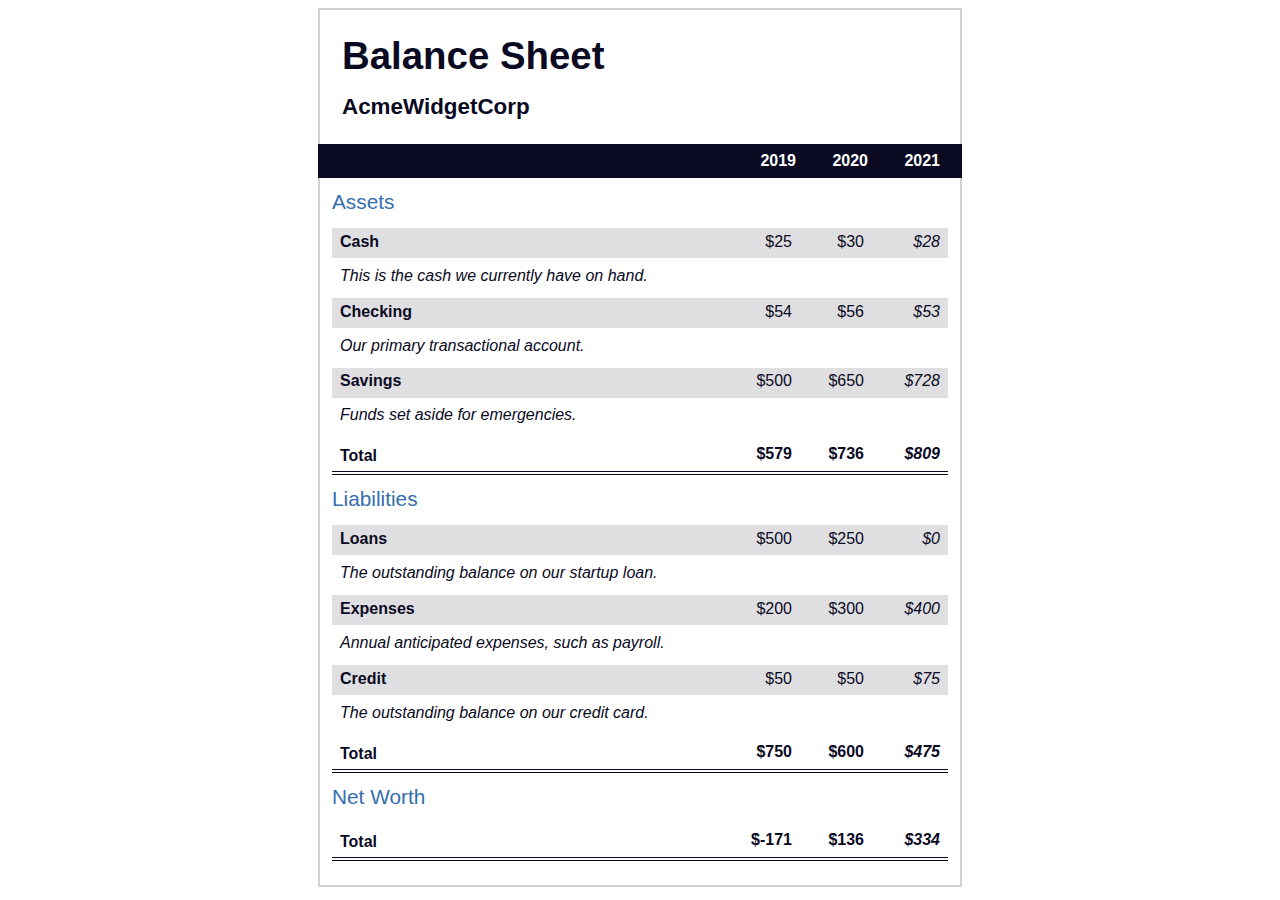
<file: Balance Sheet/index.html>
<!DOCTYPE html>
<html lang="en">
<head>
    <meta charset="UTF-8">
    <meta name="viewport" content="width=device-width, initial-scale=1.0">
    <link rel="stylesheet" href="styles.css">
    <title>Balance Sheet</title>
</head>
<main>
    <section>
        <h1>
        <span class="flex">
            <span>AcmeWidgetCorp</span>
            <span>Balance Sheet</span>
        </span>
        </h1>
        <div id="years" aria-hidden="true">
            <span class="year">2019</span>
            <span class="year">2020</span>
            <span class="year">2021</span>
        </div>
        <div class="table-wrap">
            <table>
                <caption>Assets</caption>
                <thead>
                    <tr>
                        <td></td>
                        <th>
                            <span class="sr-only year">2019</span>
                        </th>
                        <th>
                            <span class="sr-only year">2020</span>
                        </th>
                        <th class="current">
                            <span class="sr-only year">2021</span>
                        </th>
                    </tr>
                </thead>
                <tbody>
                    <tr class="data">
                        <th>
                            Cash <span class="description">This is the cash we currently have on hand.</span>
                        </th>
                        <td>$25</td>
                        <td>$30</td>
                        <td class="current">$28</td>
                    </tr>
                    <tr class="data">
                        <th>
                            Checking <span class="description">Our primary transactional account.</span>
                        </th>
                        <td>$54</td>
                        <td>$56</td>
                        <td class="current">$53</td>
                    </tr>
                    <tr class="data">
                        <th>
                            Savings  <span class="description">Funds set aside for emergencies.</span>
                        </th>
                        <td>$500</td>
                        <td>$650</td>
                        <td class="current">$728</td>
                    </tr>
                    <tr class="total">
                        <th>
                            Total <span class="sr-only">Assets</span>
                        </th>
                        <td>$579</td>
                        <td>$736</td>
                        <td class="current">$809</td>
                    </tr>
                </tbody>
            </table>
            <table>
                <caption>Liabilities</caption>
                <thead>
                    <tr>
                        <td></td>
                        <th>
                            <span class="sr-only">2019</span>
                        </th>
                        <th>
                            <span class="sr-only">2020</span>
                        </th>
                        <th>
                            <span class="sr-only">2021</span>
                        </th>
                    </tr>
                </thead>
                <tbody>
                    <tr class="data">
                        <th>
                            Loans <span class="description">The outstanding balance on our startup loan.</span>
                        </th>
                        <td>$500</td>
                        <td>$250</td>
                        <td class="current">$0</td>
                    </tr>
                    <tr class="data">
                        <th>
                            Expenses <span class="description">Annual anticipated expenses, such as payroll.</span>
                        </th>
                        <td>$200</td>
                        <td>$300</td>
                        <td class="current">$400</td>
                    </tr>
                    <tr class="data">
                        <th>
                            Credit <span class="description">The outstanding balance on our credit card.</span>
                        </th>
                        <td>$50</td>
                        <td>$50</td>
                        <td class="current">$75</td>
                    </tr>
                    <tr class="total">
                        <th>
                            Total <span class="sr-only">Liabilities</span>
                        </th>
                        <td>$750</td>
                        <td>$600</td>
                        <td class="current">$475</td>
                    </tr>
                </tbody>
            </table>
            <table>
                <caption>Net Worth</caption>
                <thead>
                    <tr>
                        <td></td>
                        <th>
                            <span class="sr-only">2019</span>
                        </th>
                        <th>
                            <span class="sr-only">2020</span>
                        </th>
                        <th>
                            <span class="sr-only">2021</span>
                        </th>
                    </tr>
                </thead>
                <tbody>
                    <tr class="total">
                        <th>
                            Total <span class="sr-only">Net Worth</span>
                        </th>
                        <td>$-171</td>
                        <td>$136</td>
                        <td class="current">$334</td>
                    </tr>
                </tbody>
            </table>
        </div>
    </section>
</main>
</html>
</file>
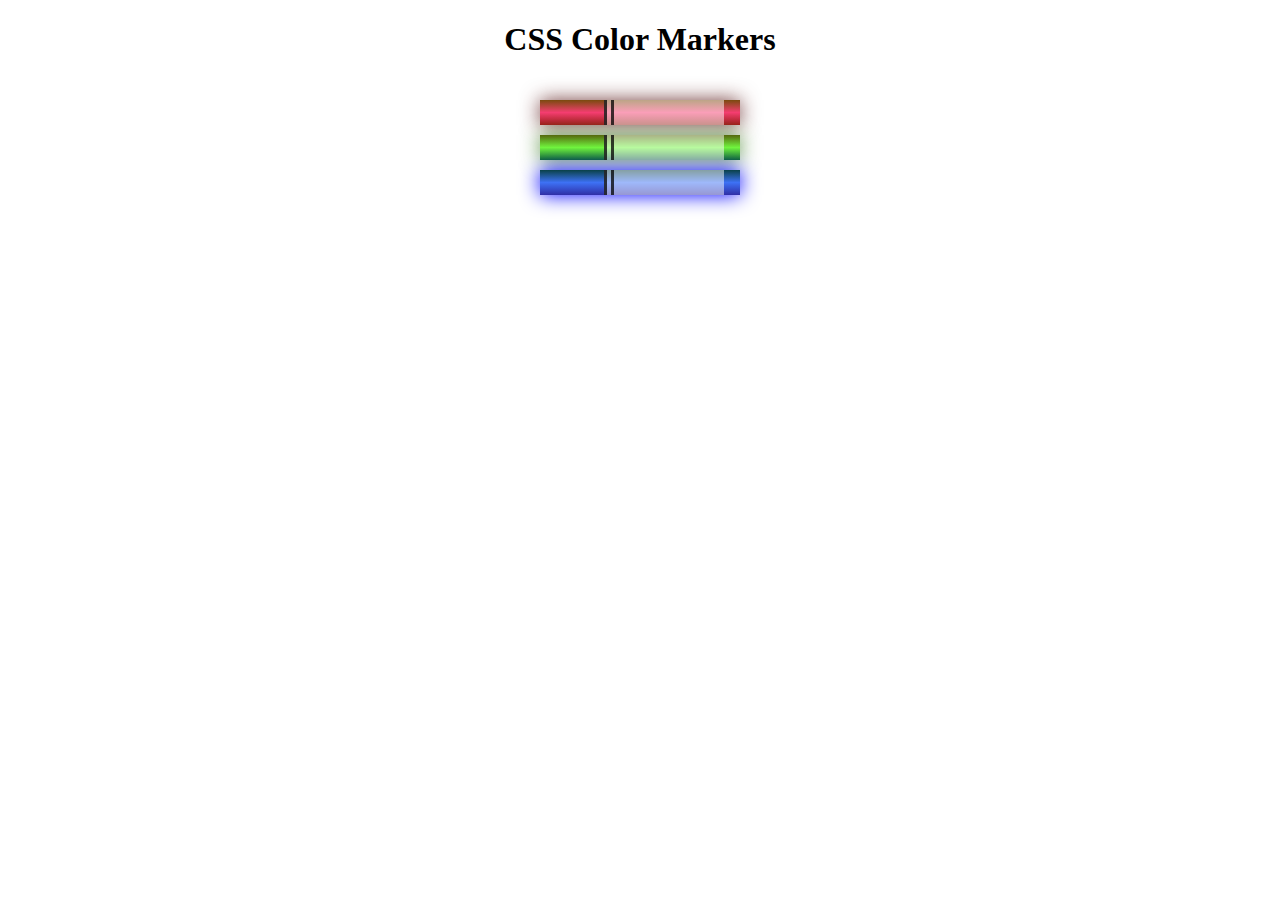
<file: CSS Color/index.html>
<!DOCTYPE html>
<html lang="en">
  <head>
    <meta charset="utf-8">
    <meta name="viewport" content="width=device-width, initial-scale=1.0">
    <title>Colored Markers</title>
    <link rel="stylesheet" href="styles.css">
  </head>
  <body>
    <h1>CSS Color Markers</h1>
    <div class="container">
      <div class="marker red">
        <div class="cap"></div>
        <div class="sleeve"></div>
      </div>
      <div class="marker green">
        <div class="cap"></div>
        <div class="sleeve"></div>
      </div>
      <div class="marker blue">
        <div class="cap"></div>
        <div class="sleeve"></div>
      </div>
    </div>
  </body>
</html>
</file>
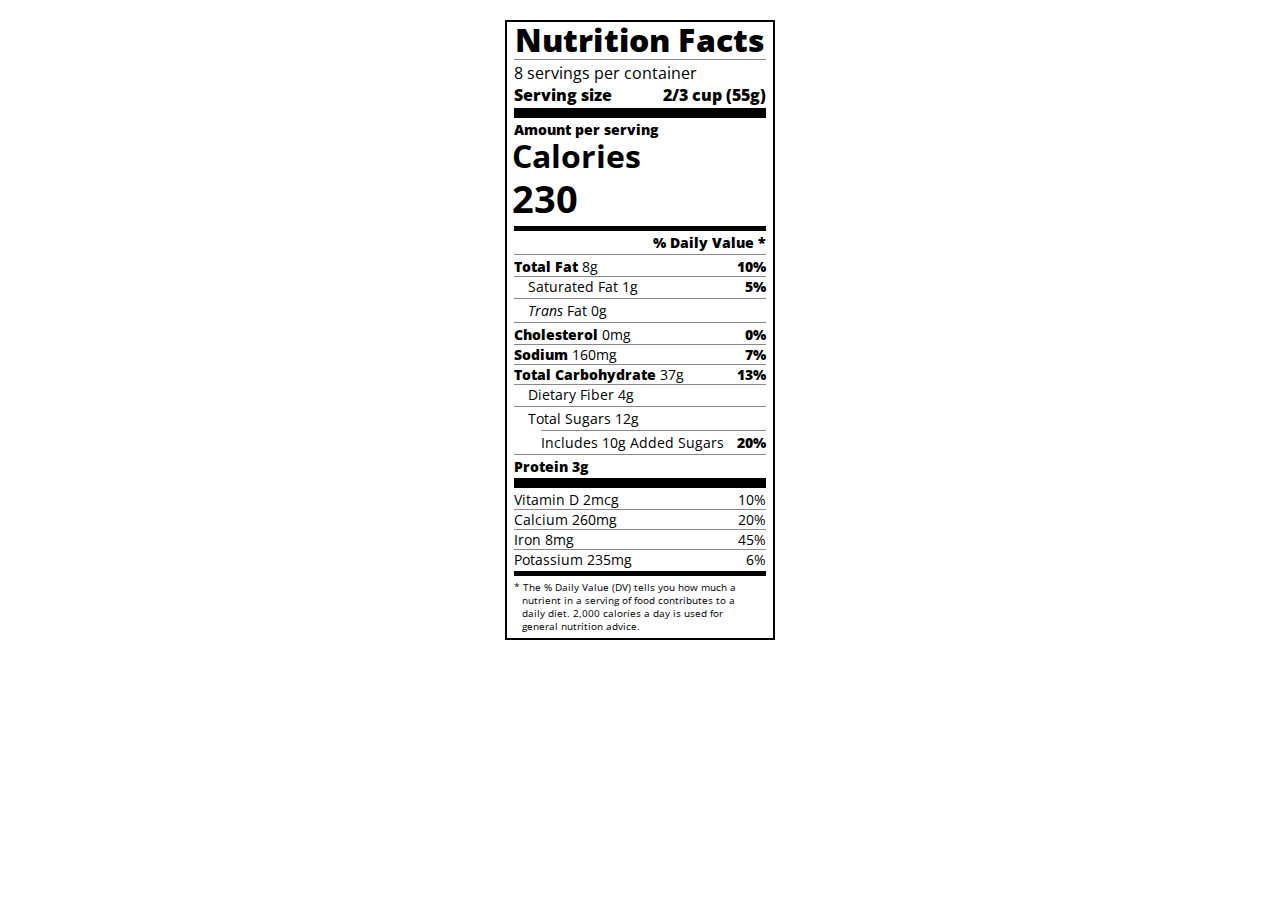
<file: Nutrition Label/index.html>
<!DOCTYPE html>
<html lang="en">

<head>
  <meta charset="UTF-8">
  <title>Nutrition Label</title>
  <link rel="stylesheet" href="https://fonts.googleapis.com/css?family=Open+Sans:400,700,800">
  <link rel="stylesheet" href="styles.css">
</head>

<body>
    <div class="label">  
    <header>
        <h1 class="bold">Nutrition Facts</h1>
        <div class="divider"></div>
        <p>8 servings per container</p>
        <p class="bold">Serving size <span>2/3 cup (55g)</span></p>
    </header>
    <div class="divider large"></div>
    <div class="calories-info">
        <div class="left-container">    
            <h2 class="bold small-text">Amount per serving</h2>
            <p>Calories</p>
            <span>230</span>
        </div>
    </div>
    <div class="divider medium"></div>
    <div class="daily-value small-text">
        <p class="bold right no-divider">% Daily Value *</p>
        <div class="divider"></div>
        <p>
            <span>
              <span class="bold">Total Fat</span>
              
               8g
            </span>
            <span class="bold">10%</span>
        </p>
        <p class="indent no-divider">
            Saturated Fat 1g 
            <span class="bold">5%</span>
        </p>
        <div class="divider"></div>
        <p class="indent no-divider">
           <span><i>Trans</i> Fat 0g</span> 
        </p>
        <div class="divider"></div>
        <p>
            <span><span class="bold">Cholesterol</span> 0mg</span> <span class="bold">0%</span>
        </p>
        <p>
            <span><span class="bold">Sodium</span> 160mg</span> <span class="bold">7%</span>
        </p>
        <p>
            <span><span class="bold">Total Carbohydrate</span> 37g</span> <span class="bold">13%</span>
        </p>
        <p class="indent no-divider">
            Dietary Fiber 4g
        </p>
        <div class="divider"></div>
        <p class="indent no-divider">
            Total Sugars 12g
        </p>
        <div class="divider double-indent"></div>
        <p class="double-indent no-divider">
            Includes 10g Added Sugars <span class="bold right">20%</span>
        </p>
        <div class="divider"></div>
        <p class="no-divider">
            <spanm class="bold">Protein</span> 3g
        </p>
        <div class="divider large"></div>
        <p>
            Vitamin D 2mcg <span>10%</span>
        </p>
        <p>
            Calcium 260mg <span>20%</span>
        </p>
        <p>
            Iron 8mg <span>45%</span>
        </p>
        <p class="no-divider">
            Potassium 235mg <span>6%</span>
        </p>
    </div>
    <div class="divider medium"></div>
    <p class="note">
        * The % Daily Value (DV) tells you how much a nutrient in a serving of food contributes to a daily diet. 2,000 calories a day is used for general nutrition advice.
    </p>
    </div>
</body>
</html>
</file>
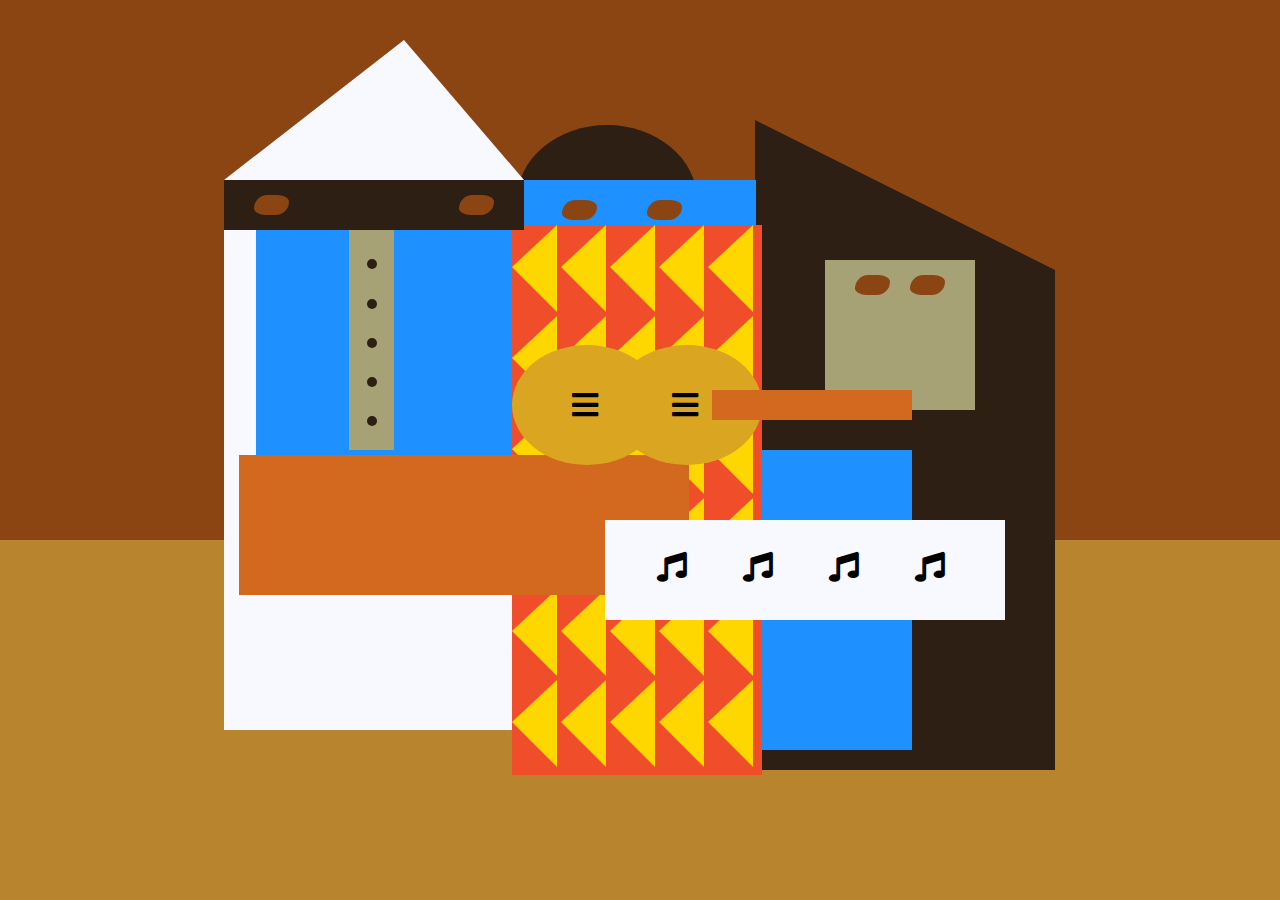
<file: Picasso Paiting/index.html>
<!DOCTYPE html>
<html lang="en">
<head>
    <meta charset="UTF-8">
    <title>Picasso Painting</title>
    <link rel="stylesheet" href="styles.css">
    <link rel="stylesheet" href="https://use.fontawesome.com/releases/v5.8.2/css/all.css">
</head>
<body>
    <div id="back-wall"></div>
    <div class="characters">
        <div id="offwhite-character">
            <div id="white-hat"></div>
            <div id="black-mask">
                <div class="eyes left"></div>
                <div class="eyes right"></div>
            </div>
            <div id="gray-instrument">
                <div class="black-dot"></div>
                <div class="black-dot"></div>
                <div class="black-dot"></div>
                <div class="black-dot"></div>
                <div class="black-dot"></div>
            </div>
            <div id="tan-table"></div>
        </div>
        <div id="black-character">
            <div id="black-hat"></div>
            <div id="gray-mask">
                <div class="eyes left"></div>
                <div class="eyes right"></div>
            </div>
            <div id="white-paper">
                <i class="fas fa-music"></i>
                <i class="fas fa-music"></i>
                <i class="fas fa-music"></i>
                <i class="fas fa-music"></i>
            </div>
        </div>
        <div class="blue" id="blue-left"></div>
        <div class="blue" id="blue-right"></div>
        <div id="orange-character">
            <div id="black-round-hat"></div>
            <div id="eyes-div">
                <div class="eyes left"></div>
                <div class="eyes right"></div>
            </div>
            <div id="triangles">
                <div class="triangle"></div>
                <div class="triangle"></div>
                <div class="triangle"></div>
                <div class="triangle"></div>
                <div class="triangle"></div>
                <div class="triangle"></div>
                <div class="triangle"></div>
                <div class="triangle"></div>
                <div class="triangle"></div>
                <div class="triangle"></div>
                <div class="triangle"></div>
                <div class="triangle"></div>
                <div class="triangle"></div>
                <div class="triangle"></div>
                <div class="triangle"></div>
                <div class="triangle"></div>
                <div class="triangle"></div>
                <div class="triangle"></div>
                <div class="triangle"></div>
                <div class="triangle"></div>
                <div class="triangle"></div>
                <div class="triangle"></div>
                <div class="triangle"></div>
                <div class="triangle"></div>
                <div class="triangle"></div>
                <div class="triangle"></div>
                <div class="triangle"></div>
                <div class="triangle"></div>
                <div class="triangle"></div>
                <div class="triangle"></div>
            </div>
            <div id="guitar">
                <div class="guitar" id="guitar-left">
                    <i class="fas fa-bars"></i>
                </div>
                <div class="guitar" id="guitar-right">
                    <i class="fas fa-bars"></i>
                </div>
                <div id="guitar-neck"></div>
            </div>
        </div>
    </div>
</body>
</html>
</file>
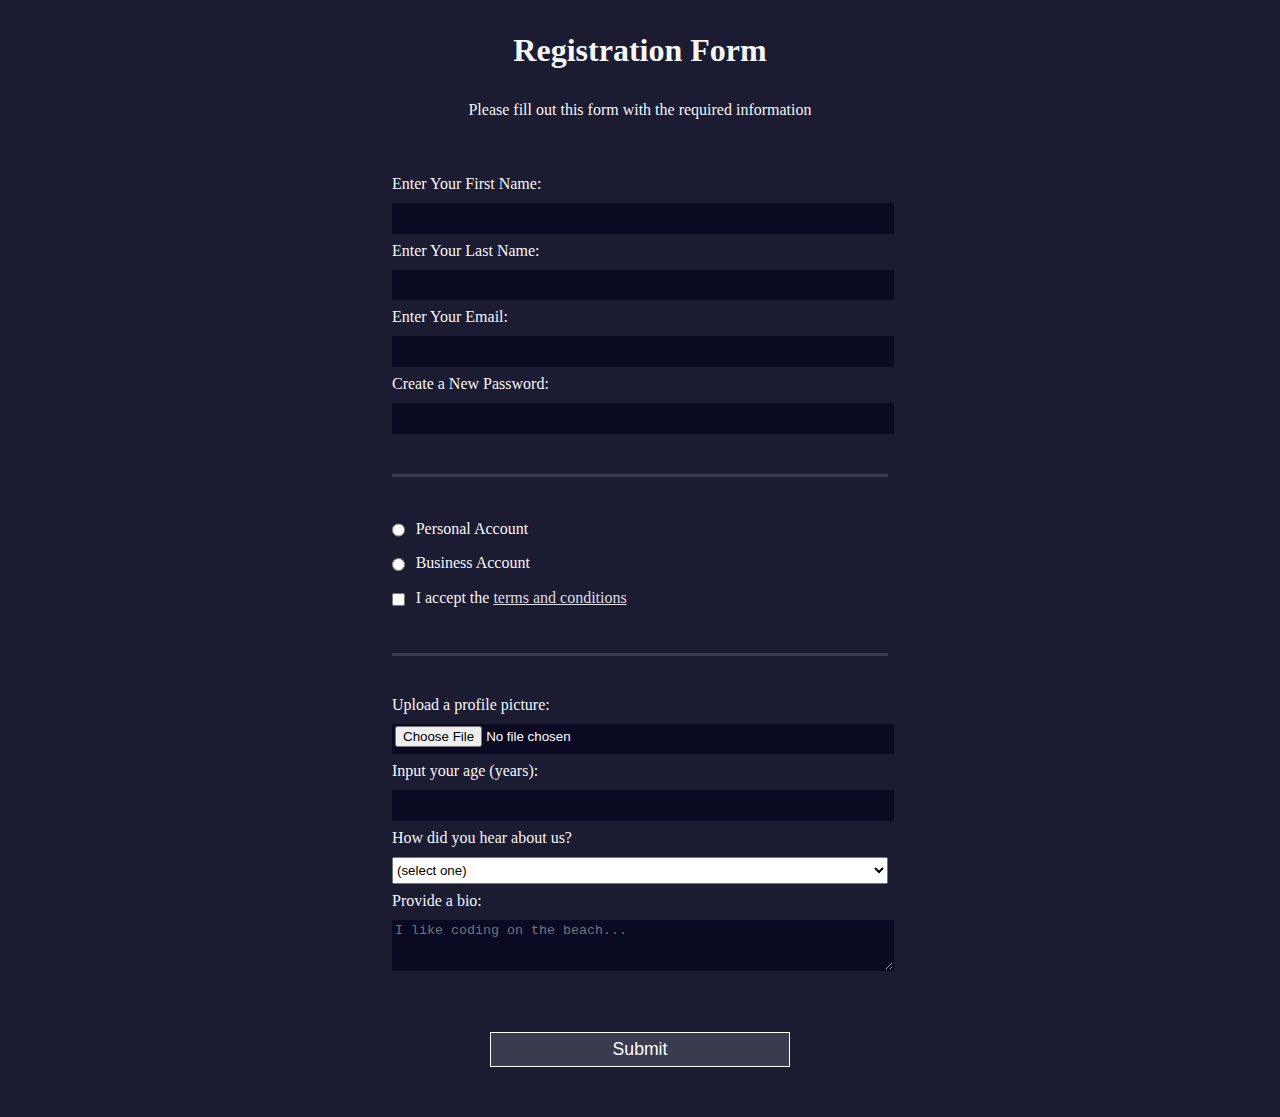
<file: Registration Form/index.html>
<!DOCTYPE html>
<html lang="en">
  <head>
    <meta charset="UTF-8">
    <title>Registration Form</title>
    <link rel="stylesheet" href="styles.css" />
  </head>
  <body>
    <h1>Registration Form</h1>
    <p>Please fill out this form with the required information</p>
    <form method="post" action='https://register-demo.freecodecamp.org'>
      <fieldset>
        <label for="first-name">Enter Your First Name: <input id="first-name" name="first-name" type="text" required /></label>
        <label for="last-name">Enter Your Last Name: <input id="last-name" name="last-name" type="text" required /></label>
        <label for="email">Enter Your Email: <input id="email" name="email" type="email" required /></label>
        <label for="new-password">Create a New Password: <input id="new-password" name="new-password" type="password" pattern="[a-z0-5]{8,}" required /></label>
      </fieldset>
      <fieldset>
        <label for="personal-account"><input id="personal-account" type="radio" name="account-type" class="inline" /> Personal Account</label>
        <label for="business-account"><input id="business-account" type="radio" name="account-type" class="inline" /> Business Account</label>
        <label for="terms-and-conditions">
          <input id="terms-and-conditions" type="checkbox" required name="terms-and-conditions" class="inline" /> I accept the <a href="https://www.freecodecamp.org/news/terms-of-service/">terms and conditions</a>
        </label>
      </fieldset>
      <fieldset>
        <label for="profile-picture">Upload a profile picture: <input id="profile-picture" type="file" name="file" /></label>
        <label for="age">Input your age (years): <input id="age" type="number" name="age" min="13" max="120" /></label>
        <label for="referrer">How did you hear about us?
          <select id="referrer" name="referrer">
            <option value="">(select one)</option>
            <option value="1">freeCodeCamp News</option>
            <option value="2">freeCodeCamp YouTube Channel</option>
            <option value="3">freeCodeCamp Forum</option>
            <option value="4">Other</option>
          </select>
        </label>
        <label for="bio">Provide a bio:
          <textarea id="bio" name="bio" rows="3" cols="30" placeholder="I like coding on the beach..."></textarea>
        </label>
      </fieldset>
      <input type="submit" value="Submit" />
    </form>
  </body>
</html>
</file>
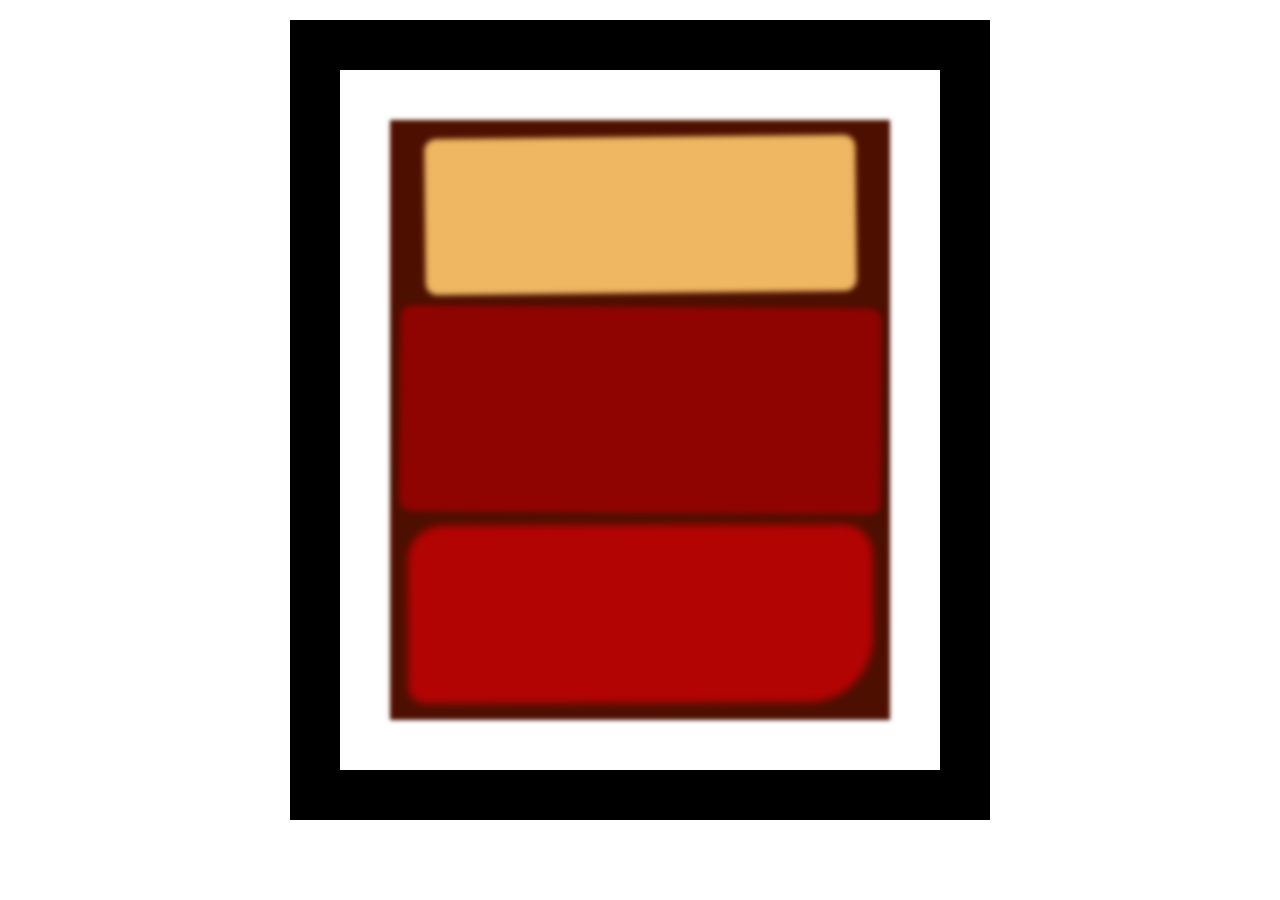
<file: Rothko Painting/index.html>
<!DOCTYPE html>
<html lang="en">
  <head>
    <meta charset="UTF-8">
    <title>Rothko Painting</title>
    <link href="./styles.css" rel="stylesheet">
  </head>
  <body>
    <div class="frame">
      <div class="canvas">
        <div class="one"></div>
        <div class="two"></div>
        <div class="three"></div>
      </div>
    </div>
  </body>
</html>
</file>
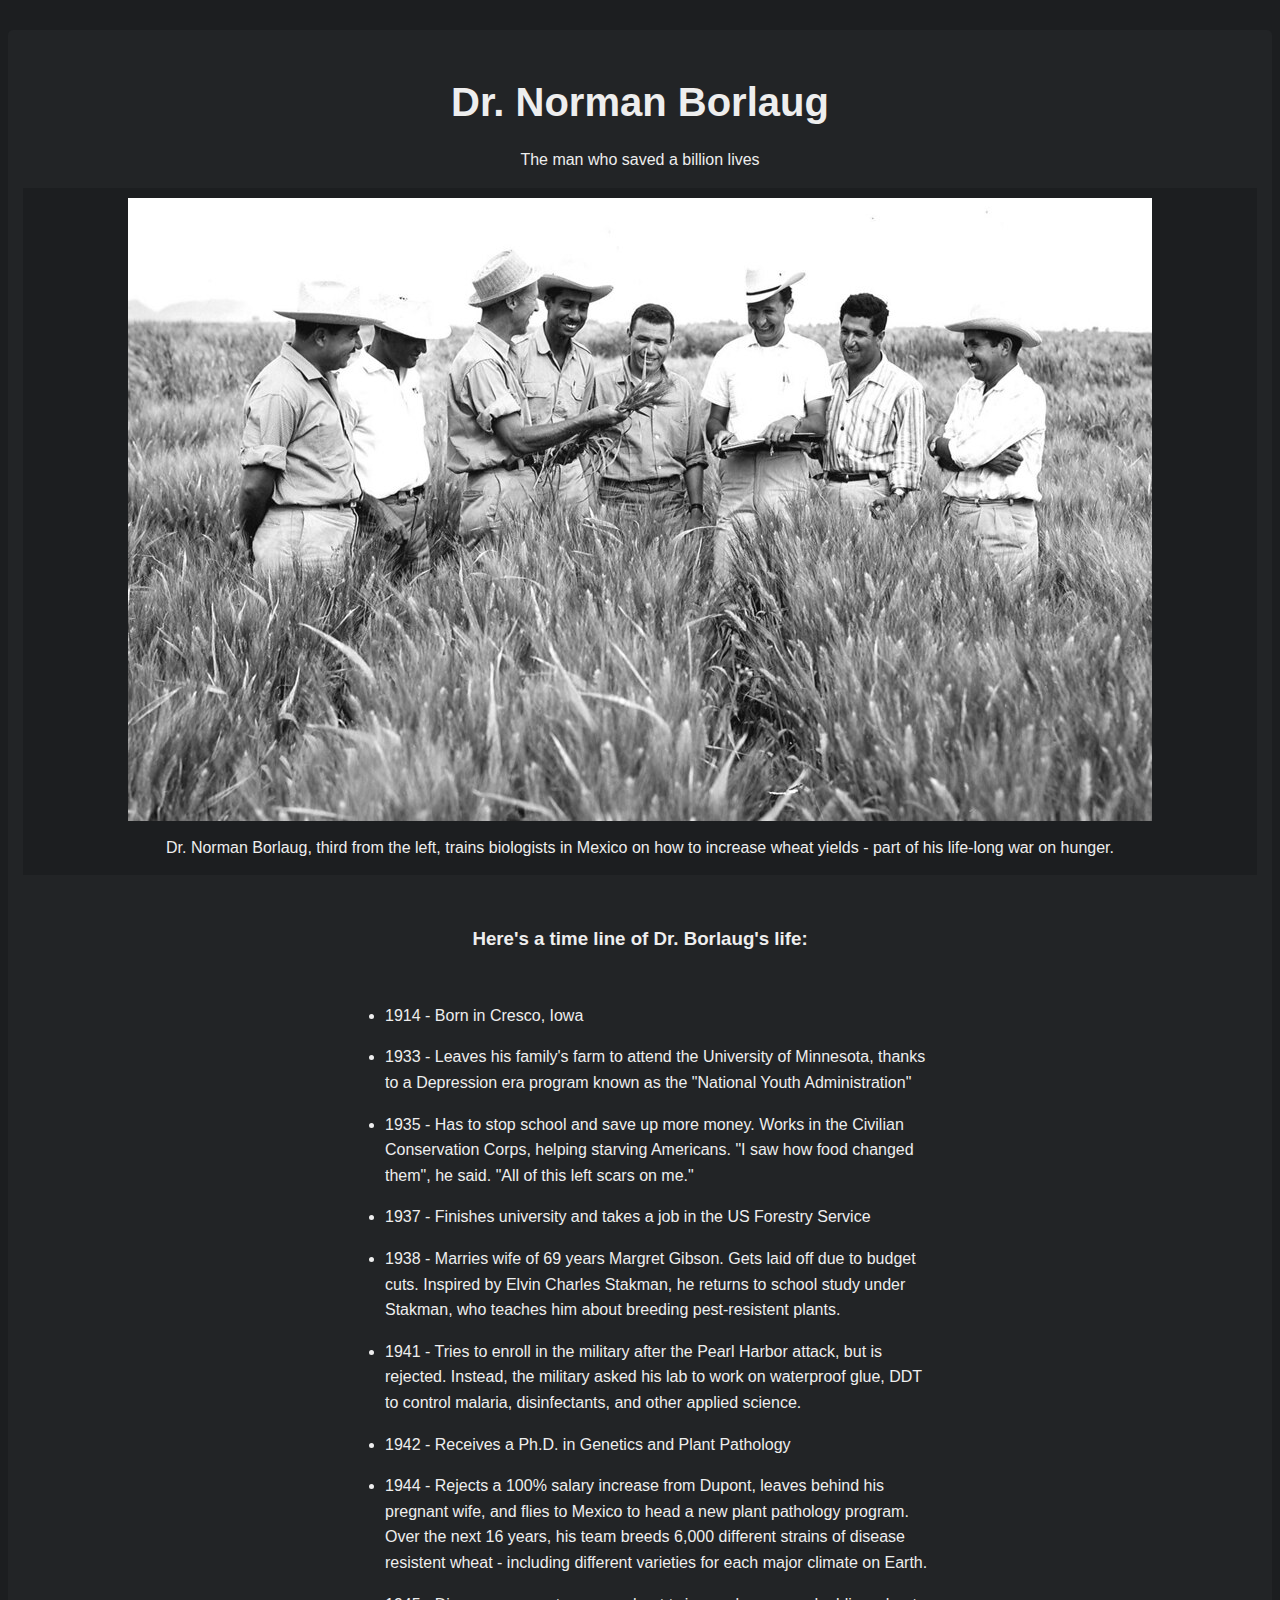
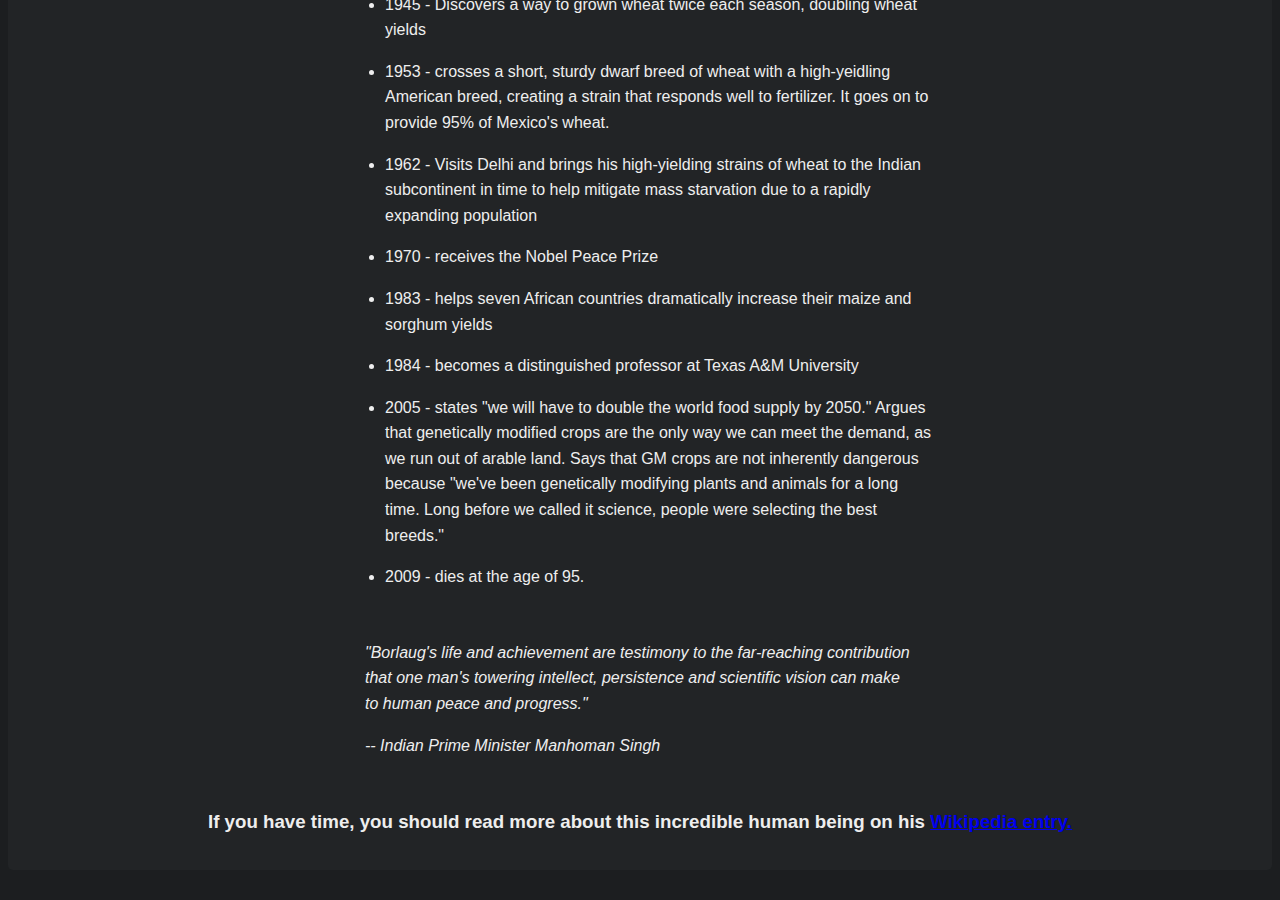
<file: Tribute Page/index.html>
<!DOCTYPE html>
<html lang="en">
<head>
    <meta charset="UTF-8">
    <meta http-equiv="X-UA-Compatible" content="IE=edge">
    <meta name="viewport" content="width=device-width, initial-scale=1.0">
    <link rel="stylesheet" href="styles.css">
    <title id="title">Dr.Norman Borlaug</title>
</head>
<body>
<main>
    <h1>Dr. Norman Borlaug</h1>
    <p class="sub-title">The man who saved a billion lives</p>
    <div id="img-div" class="img-div">
        <div class="image-block">
            <img id="image" src="../Tribute Page/images/tribute-page-main-image.jpg" alt="">
            <div id="img-caption" class="img-caption">Dr. Norman Borlaug, third from the left, trains biologists in Mexico on how to increase wheat yields - part of his life-long war on hunger.</div>
        </div>
    </div>
    <h3 id="headline">Here's a time line of Dr. Borlaug's life:</h3>
    <ul class="list" id="list">
        <li>1914 - Born in Cresco, Iowa</li>
        <li>1933 - Leaves his family's farm to attend the University of Minnesota, thanks to a Depression era program known as the "National Youth Administration"</li>
        <li>1935 - Has to stop school and save up more money. Works in the Civilian Conservation Corps, helping starving Americans. "I saw how food changed them", he said. "All of this left scars on me."</li>
        <li>1937 - Finishes university and takes a job in the US Forestry Service</li>
        <li>1938 - Marries wife of 69 years Margret Gibson. Gets laid off due to budget cuts. Inspired by Elvin Charles Stakman, he returns to school study under Stakman, who teaches him about breeding pest-resistent plants.</li>
        <li>1941 - Tries to enroll in the military after the Pearl Harbor attack, but is rejected. Instead, the military asked his lab to work on waterproof glue, DDT to control malaria, disinfectants, and other applied science.</li>
        <li>1942 - Receives a Ph.D. in Genetics and Plant Pathology</li>
        <li>1944 - Rejects a 100% salary increase from Dupont, leaves behind his pregnant wife, and flies to Mexico to head a new plant pathology program. Over the next 16 years, his team breeds 6,000 different strains of disease resistent wheat - including different varieties for each major climate on Earth.</li>
        <li>1945 - Discovers a way to grown wheat twice each season, doubling wheat yields</li>
        <li>1953 - crosses a short, sturdy dwarf breed of wheat with a high-yeidling American breed, creating a strain that responds well to fertilizer. It goes on to provide 95% of Mexico's wheat.</li>
        <li>1962 - Visits Delhi and brings his high-yielding strains of wheat to the Indian subcontinent in time to help mitigate mass starvation due to a rapidly expanding population</li>
        <li>1970 - receives the Nobel Peace Prize</li>
        <li>1983 - helps seven African countries dramatically increase their maize and sorghum yields</li>
        <li>1984 - becomes a distinguished professor at Texas A&M University</li>
        <li>2005 - states "we will have to double the world food supply by 2050." Argues that genetically modified crops are the only way we can meet the demand, as we run out of arable land. Says that GM crops are not inherently dangerous because "we've been genetically modifying plants and animals for a long time. Long before we called it science, people were selecting the best breeds."</li>
        <li>2009 - dies at the age of 95.</li>
    </ul>
    <blockquote cite="http://news.rediff.com/report/2009/sep/14/pm-pays-tribute-to-father-of-green-revolution-borlaug.htm">
        <p>
            "Borlaug's life and achievement are testimony to the far-reaching
            contribution that one man's towering intellect, persistence and
            scientific vision can make to human peace and progress."
        </p>
        <cite>-- Indian Prime Minister Manhoman Singh</cite>
    </blockquote>
    <h3 id="tribute-info">If you have time, you should read more about this incredible human being on his <a id="tribute-link" target="_blank" href="https://en.wikipedia.org/wiki/Norman_Borlaug">Wikipedia entry.</a></h3>
</main>
</body>
</html>
</file>
<file: Balance Sheet/styles.css>
html{
    box-sizing: border-box;
}

body{
    font-family: sans-serif;
    color: #0a0a23;
}

span[class~="sr-only"]{
    border: 0 !important;
    clip: rect(1px, 1px, 1px, 1px) !important;
    clip-path: inset(50%) !important;
    width: 1px !important;
    height: 1px !important;
    overflow: hidden !important;
    white-space: nowrap !important;
    position: absolute !important;
    padding: 0 !important;
    margin: -1px !important;
}

h1{
    max-width: 37.25rem;
    margin: 0 auto;
    padding: 1.5rem 1.25rem;
}

h1 .flex{
    display: flex;
    flex-direction: column-reverse;
    gap: 1rem;
}

h1 .flex span:first-of-type{
    font-size: 0.7em;
}

h1 .flex span:last-of-type{
    font-size: 1.2em;
}

section{
    max-width: 40rem;
    margin: 0 auto;
    border: 2px solid #d0d0d5;
}

#years{
    display: flex;
    justify-content: flex-end;
    top: 0;
    position: sticky;
    color: #fff;
    background-color: #0a0a23;
    margin: 0 -2px;
    padding: 0.5rem calc(1.25rem + 2px) 0.5rem 0;
    z-index: 999;
}

#years span[class]{
    font-weight: bold;
    width: 4.5rem;
    text-align: right;
}

.table-wrap{
    padding: 0 0.75rem 1.5rem 0.75rem;
}

table{
    border-collapse: collapse;
    border: 0;
    width: 100%;
    margin-top: 3rem;
    position: relative;
}

table caption{
    color: #356eaf;
    font-weight: normal;
    font-size: 1.3em;
    position: absolute;
    top: -2.25rem;
    left: 0.
    5rem;
}

tbody td{
    max-width: 4rem;
    min-width: 4rem;
    width: 100vw;
}

tbody th{
    width: calc(100% - 12rem);
}

tr[class="total"]{
    border-bottom: 4px double #0a0a23;
    font-weight: bold;
}

tr[class="total"] th{
    text-align: left;
    padding: 0.5rem 0 0.25rem 0.5rem;
}

tr.total td{
    text-align: right;
    padding: 0 0.25rem;
}

tr.total td:nth-of-type(3){
    padding: 0.5rem;
}

tr.total:hover{
    background-color: #99c9ff;
}

td.current{
    font-style: italic
}

tr[class="data"]{
    background-image: linear-gradient(to bottom, #dfdfe2 1.845rem, white 1.845rem);
}

tr.data th{
    text-align: left;
    padding-top: 0.3rem;
    padding-left: 0.5rem;
}

tr.data th .description{
    display: block;
    font-style: italic;
    font-weight: normal;
    padding: 1rem 0 0.75rem;
    margin-right: -13.5rem;
}

tr.data td{
    vertical-align: top;
    text-align: right;
    padding: 0.3rem 0.25rem 0;
}

tr.data td:last-of-type{
    padding-right: 0.5rem;
}
</file>
<file: CSS Color/styles.css>
h1 {
    text-align: center;
  }
  
  .container {
    background-color: rgb(255, 255, 255);
    padding: 10px 0;
  }
  
  .marker {
    width: 200px;
    height: 25px;
    margin: 10px auto;
  }
  
  .cap {
    width: 60px;
    height: 25px;
  }
  
  .sleeve {
    width: 110px;
    height: 25px;
    background-color: rgba(255, 255, 255, 0.5);
    border-left: 10px double rgba(0, 0, 0, 0.75);
  }
  
  .cap, .sleeve {
    display: inline-block;
  }
  
  .red {
    background: linear-gradient(rgb(122, 74, 14), rgb(245, 62, 113), rgb(162, 27, 27));
    box-shadow: 0 0 20px 0 rgba(83, 14, 14, 0.8);
  }
  
  .green {
    background: linear-gradient(#55680D, #71F53E, #116C31);
    box-shadow: 0 0 20px 0 #3B7E20CC;
  }
  .blue {
    background: linear-gradient(hsl(186, 76%, 16%), hsl(223, 90%, 60%), hsl(240, 56%, 42%));
    box-shadow: 0 0 20px 0 blue;
  }
</file>
<file: Nutrition Label/styles.css>
*{
    box-sizing: border-box;
}

html{
    font-size: 16px;
}

body {
    font-family: "Open Sans", sans-serif;
}

.label{
    border: 2px solid black;
    width: 270px;
    margin: 20px auto;
    padding: 0 7px;
}

header h1 {
    text-align: center;
    margin: -4px 0;
    letter-spacing: 0.15px
}

p{
    margin: 0;
    display: flex;
    justify-content: space-between;
}

.divider{
    border-bottom: 1px solid #888989;
    margin: 2px 0;
    margin-top: 2px ;
    margin-bottom: 2px ;
    letter-spacing: 0.15px;
}

.bold{
    font-weight: 800;
}

.large{
    height: 10px;
}

.large, .medium{
    background-color: black;
    border: 0;
}

.small-text{
    font-size: 0.85rem;
}

.calories-info h2{
    margin: 0;
}

.calories-info{
    display: flex;
    justify-content: space-between;
    align-items: flex-end;
}

.left-container p{
    margin-top: -5px;
    margin-bottom: -5px;
    margin-left: -2px;
    margin-right: -2px;
    font-size: 2em;
    font-weight: 700;
}

.calories-info span{
    font-size: 2.4em;
    font-weight: 700;
    margin: -7px -2px;
}

.medium{
    height: 5px;
}

.right{
    justify-content: flex-end;
}

.indent{
    margin-left: 1em;
}

.daily-value p:not(.no-divider){
    border-bottom: 1px solid #888989;
}

.double-indent{
    margin-left: 2em;
}

.note{
    font-size: 0.6rem;
    margin: 0;
    margin-top: 5px;
    margin-bottom: 5px;
    padding: 0;
    padding-left: 8px;
    padding-right: 8px;
    text-indent: -8px;
}
</file>
<file: Picasso Paiting/styles.css>
body{
    background-color: rgb(184, 132, 46 );
}

#back-wall{
    background-color: #8B4513;
    width: 100%;
    height: 60%;
    position: absolute;
    top: 0;
    left: 0;
    z-index: -1;
}

#offwhite-character{
    width: 300px;
    height: 550px;
    background-color: ghostwhite;
    position: absolute;
    top: 20%;
    left: 17.5%;
}

#white-hat{
    width: 0;
    height: 0;
    border-style: solid;
    border-width: 0 120px 140px 180px;
    border-top-color: transparent;
    border-right-color: transparent;
    border-left-color: transparent;
    border-bottom-color: ghostwhite;
    position: absolute ;
    top: -140px;
    left: 0;
}

#black-mask{
    width: 100%;
    height: 50px;
    background-color: rgb(45, 31, 19);
    position: absolute;
    top: 0;
    left: 0;
    z-index: 1;
}

#gray-instrument{
    width: 15%;
    height: 40%;
    background-color: rgb(167, 162, 117);
    position: absolute;
    top: 50px;
    left: 125px;
    z-index: 1;
}

.black-dot{
    width: 10px;
    height: 10px;
    background-color: rgb(45, 31, 19);
    border-radius: 50%;
    display: block;
    margin: auto;
    margin-top: 65%;
}

#tan-table{
    width: 450px;
    height: 140px;
    background-color: #D2691E;
    position: absolute ;
    top: 275px;
    left: 15px;
    z-index: 1;
}

#black-character{
    width: 300px;
    height: 500px;
    background-color: rgb(45, 31, 19);
    position: absolute;
    top: 30%;
    left: 59%;
}

#black-hat{
    width: 0;
    height: 0;
    border-style: solid;
    border-width: 150px 0 0 300px;
    border-top-color: transparent;
    border-right-color: transparent;
    border-bottom-color: transparent;
    border-left-color: rgb(45, 31, 19);
    position: absolute;
    top: -150px;
    left: 0;
}

#gray-mask{
    width: 150px;
    height: 150px;
    background-color: rgb(167, 162, 117);
    position: absolute;
    top: -10px;
    left: 70px;
}

#white-paper{
    width: 400px;
    height: 100px;
    background-color: ghostwhite;
    position: absolute;
    top: 250px;
    left: -150px;
    z-index: 1;
}

.fa-music{
    display: inline-block;
    margin-top: 8%;
    margin-left: 13%;
}

.blue{
    background-color: #1E90FF;
}

#blue-left{
    width: 500px;
    height: 300px;
    position: absolute;
    top: 20%;
    left: 20%;
}

#blue-right{
    width: 400px;
    height: 300px;
    position: absolute;
    top: 50%;
    left: 40%;
}

#orange-character{
    width: 250px;
    height: 550px;
    background-color: rgb(240, 78, 42);
    position: absolute ;
    top: 25%;
    left: 40%;
}

#black-round-hat{
    width: 180px;
    height: 150px;
    background-color: rgb(45, 31, 19);
    border-radius: 50%;
    position: absolute;
    top: -100px;
    left: 5px;
    z-index: -1;
}

#eyes-div{
    width: 180px;
    height: 50px;
    position: absolute;
    top: -40px;
    left: 20px;
    z-index: 3;
}

#triangles{
    width: 250px;
    height: 550px;
}

.triangle{
    width: 0;
    height: 0;
    border-style: solid;
    border-width: 42px 45px 45px 0;
    border-top-color: transparent;
    border-bottom-color: transparent;
    border-left-color: transparent;
    border-right-color: gold;
    display: inline-block;
}

#guitar{
    width: 100%;
    height: 100px;
    position: absolute;
    top: 120px;
    left: 0px;
    z-index: 3;
}

.guitar{
    width: 150px;
    height: 120px;
    background-color: goldenrod;
    border-radius: 50%;
}

#guitar-left{
    position: absolute;
    left: 0px;
}

#guitar-right{
    position: absolute;
    left: 100px;
}

.fa-bars{
    display: block;
    margin-top: 30%;
    margin-left: 40%;
}

#guitar-neck{
    width: 200px;
    height: 30px;
    background-color: #D2691E;
    position: absolute;
    top: 45px;
    left: 200px;
    z-index: 3;
}

.eyes{
    width: 35px;
    height: 20px;
    background-color: #8B4513;
    border-radius: 20px 50%;
}

.right{
    position: absolute;
    top: 15px;
    right: 30px;
}

.left{
    position: absolute;
    top: 15px;
    left: 30px;
}

.fas{
    font-size: 30px;
}
</file>
<file: Registration Form/styles.css>
body {
    width: 100%;
    height: 100vh;
    margin: 0;
    background-color: #1b1b32;
    color: #f5f6f7;
    font-family: Tahoma;
    font-size: 16px;
  }
  
  h1, p {
    margin: 1em auto;
    text-align: center;
  }
  
  form {
    width: 60vw;
    max-width: 500px;
    min-width: 300px;
    margin: 0 auto;
    padding-bottom: 2em;
  }
  
  fieldset {
    border: none;
    padding: 2rem 0;
    border-bottom: 3px solid #3b3b4f;
  }
  
  fieldset:last-of-type {
    border-bottom: none;
  }
  
  label {
    display: block;
    margin: 0.5rem 0;
  }
  
  input,
  textarea,
  select {
    margin: 10px 0 0 0;
    width: 100%;
    min-height: 2em;
  }
  
  input, textarea {
    background-color: #0a0a23;
    border: 1px solid #0a0a23;
    color: #ffffff;
  }
  
  .inline {
    width: unset;
    margin: 0 0.5em 0 0;
    vertical-align: middle;
  }
  
  input[type="submit"] {
    display: block;
    width: 60%;
    margin: 1em auto;
    height: 2em;
    font-size: 1.1rem;
    background-color: #3b3b4f;
    border-color: white;
    min-width: 300px;
  }
  
  input[type="file"] {
    padding: 1px 2px;
  }

  a {
    color: #dfdfe2;
  }
</file>
<file: Rothko Painting/styles.css>
.canvas {
    width: 500px;
    height: 600px;
    background-color: #4d0f00;
    overflow: hidden;
    filter: blur(2px);
  }
  
  .frame {
    border: 50px solid black;
    width: 500px;
    padding: 50px;
    margin: 20px auto;
  }
  
  .one {
    width: 425px;
    height: 150px;
    background-color: #efb762;
    margin: 20px auto;
    box-shadow: 0 0 3px 3px #efb762;
    border-radius: 9px;
    transform: rotate(-0.6deg);
  }
  
  .two {
    width: 475px;
    height: 200px;
    background-color: #8f0401;
    margin: 0 auto 20px;
    box-shadow: 0 0 3px 3px #8f0401;
    border-radius: 8px 10px;
    transform: rotate(0.4deg);
  }
  
  .one, .two {
    filter: blur(1px);
  }
  
  .three {
    width: 91%;
    height: 28%;
    background-color: #b20403;
    margin: auto;
    filter: blur(2px);
    box-shadow: 0 0 5px 5px #b20403;
    border-radius: 30px 25px 60px 12px;
    transform: rotate(-0.2deg);
  }
</file>
<file: Tribute Page/styles.css>
html{
    background-color: rgb(28, 30, 32);
    font-size: 10px;
}

body{
    font-family: 'Segoe UI', Tahoma, Geneva, Verdana, sans-serif;
    font-size: 1.6rem;
    line-height: 1.5;
    text-align: center;
    color: #eee;
    margin: 0;
}

h1{
    font-size: 4rem;
    margin-bottom: 0;
}

@media (max-width: 460px) {
    h1 {
      font-size: 3.5rem;
      line-height: 1.2;
    }
  }

main{
    margin: 30px 8px;
    padding: 15px;
    border-radius: 5px;
    background: #222426;
}

.img-div{
    background-color: rgb(28, 30, 32);
    padding: 10px;
    margin: 0 auto;
}

img{
    max-width: 100%;
    height: auto;
    display: block;
    margin: 0 auto;
}

.img-caption{
    margin: 15px 0 5px 0;
}

#headline{
    margin: 50px 0;
    text-align: center;
}

ul{
    max-width: 550px;
    margin: 0 auto 50px auto;
    text-align: left;
    line-height: 1.6;
}

li{
    margin: 16px 0;
}
blockquote{
    margin: 0 auto 50px auto;
    text-align: left;
    line-height: 1.6;
    max-width: 550px;
    font-style: italic;
}

/*Scrollbar*/

::-webkit-scrollbar {
    background-color: #202324;
    color: #aba499;
}

::-webkit-scrollbar-corner {
    background-color: #181a1b;
}

::-webkit-scrollbar-thumb {
    background-color: #454a4d;
}

::selection {
    background-color: #004daa !important;
    color: #e8e6e3 !important;
}
</file>
